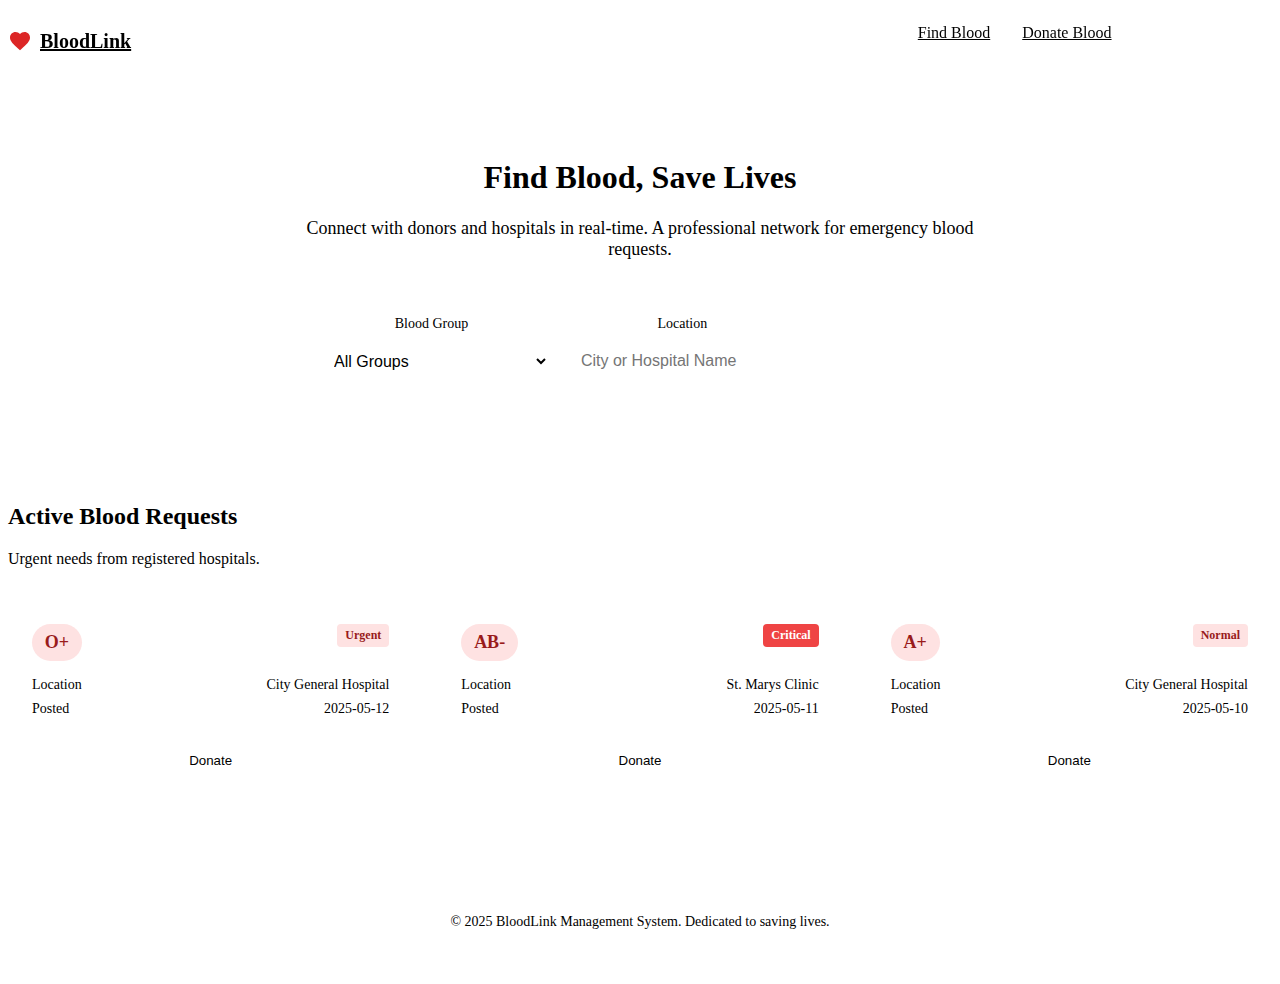
<file: index.html>
<!DOCTYPE html>
<html lang="en">
<head>
    <meta charset="UTF-8">
    <meta name="viewport" content="width=device-width, initial-scale=1.0">
    <title>BloodLink | Connect for Life</title>
    <link rel="stylesheet" href="style.css">
</head>
<body>
    <nav class="navbar">
        <div class="container nav-container">
            <a href="index.html" class="brand">
                <svg width="24" height="24" viewBox="0 0 24 24" fill="none" xmlns="http://www.w3.org/2000/svg">
                    <path
                        d="M12 21.35l-1.45-1.32C5.4 15.36 2 12.28 2 8.5 2 5.42 4.42 3 7.5 3c1.74 0 3.41.81 4.5 2.09C13.09 3.81 14.76 3 16.5 3 19.58 3 22 5.42 22 8.5c0 3.78-3.4 6.86-8.55 11.54L12 21.35z"
                        fill="#dc2626" />
                </svg>
                BloodLink
            </a>
            <div class="nav-links">
                <a href="index.html" class="active">Find Blood</a>
                <a href="donor.html">Donate Blood</a>
                <a href="hospital.html" class="nav-btn">Hospital Login</a>
            </div>
        </div>
    </nav>
    <header class="hero">
        <div class="container hero-content">
            <h1>Find Blood, Save Lives</h1>
            <p class="hero-subtitle">Connect with donors and hospitals in real-time. A professional network for
                emergency blood requests.</p>
            <div class="search-box">
                <div class="form-group">
                    <label for="blood-group">Blood Group</label>
                    <select id="blood-group">
                        <option value="all">All Groups</option>
                        <option value="A+">A+</option>
                        <option value="A-">A-</option>
                        <option value="B+">B+</option>
                        <option value="B-">B-</option>
                        <option value="AB+">AB+</option>
                        <option value="AB-">AB-</option>
                        <option value="O+">O+</option>
                        <option value="O-">O-</option>
                    </select>
                </div>
                <div class="form-group">
                    <label for="location">Location</label>
                    <input type="text" id="location" placeholder="City or Hospital Name">
                </div>
                <button class="btn btn-primary" onclick="searchBlood()">Search Requests</button>
            </div>
        </div>
    </header>
    <main class="container">
        <div class="section-header">
            <h2>Active Blood Requests</h2>
            <p style="color: var(--secondary)">Urgent needs from registered hospitals.</p>
        </div>
        <div id="requests-grid" class="grid">
            <!-- Request cards will be injected here by JS -->
            <div class="card">
                <p style="text-align:center; color: var(--secondary)">Loading active requests...</p>
            </div>
        </div>
    </main>
    <footer>
        <div class="container">
            <p>&copy; 2025 BloodLink Management System. Dedicated to saving lives.</p>
        </div>
    </footer>
    <script src="script.js"></script>
</body>
</html>
</file>
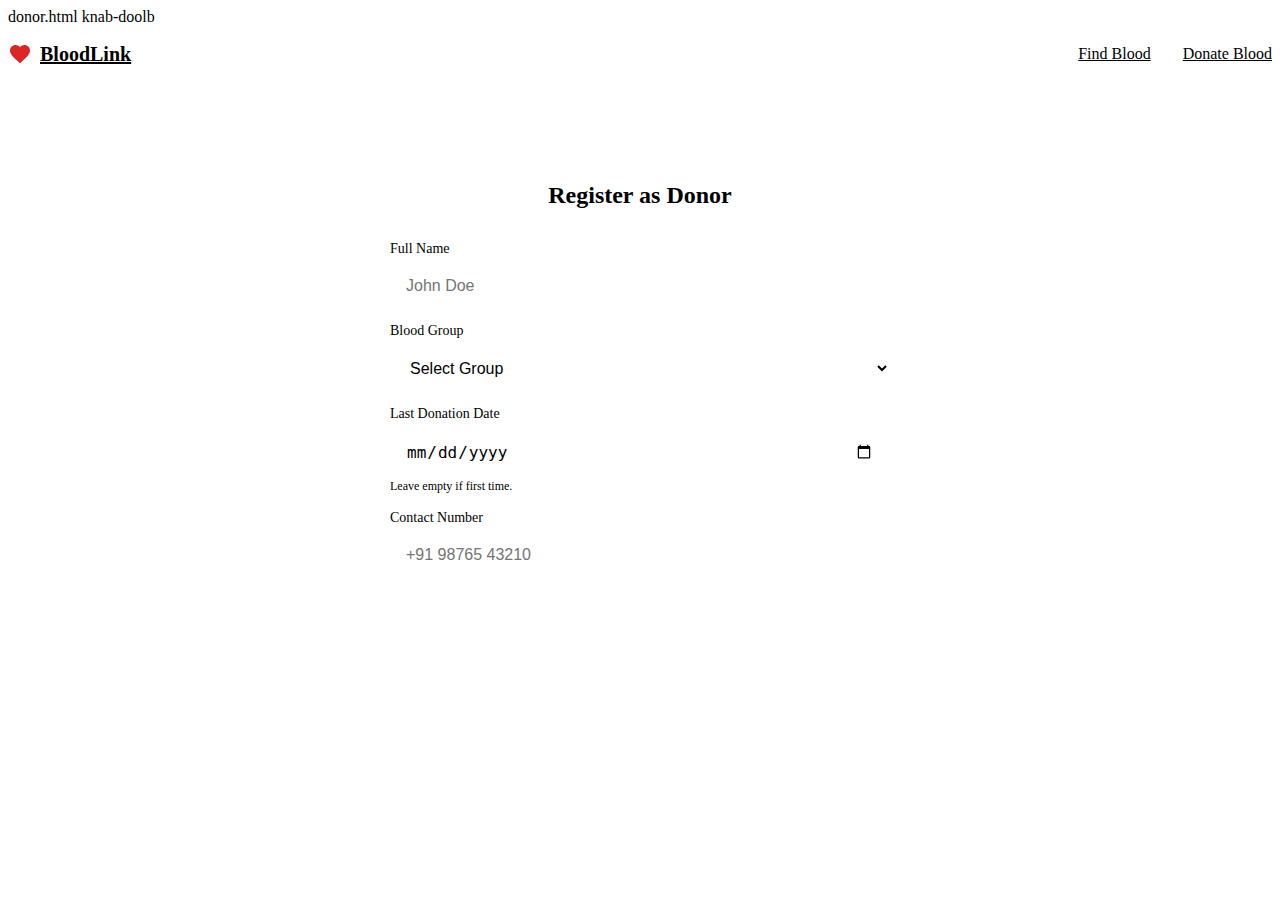
<file: donor.html>
donor.html
knab-doolb


<!DOCTYPE html>
<html lang="en">
<head>
    <meta charset="UTF-8">
    <meta name="viewport" content="width=device-width, initial-scale=1.0">
    <title>Donor Registration | BloodLink</title>
    <link rel="stylesheet" href="style.css">
</head>
<body>
    <nav class="navbar">
        <div class="container nav-container">
            <a href="index.html" class="brand">
                <svg width="24" height="24" viewBox="0 0 24 24" fill="none" xmlns="http://www.w3.org/2000/svg">
                    <path
                        d="M12 21.35l-1.45-1.32C5.4 15.36 2 12.28 2 8.5 2 5.42 4.42 3 7.5 3c1.74 0 3.41.81 4.5 2.09C13.09 3.81 14.76 3 16.5 3 19.58 3 22 5.42 22 8.5c0 3.78-3.4 6.86-8.55 11.54L12 21.35z"
                        fill="#dc2626" />
                </svg>
                BloodLink
            </a>
            <div class="nav-links">
                <a href="index.html">Find Blood</a>
                <a href="donor.html" class="active">Donate Blood</a>
            </div>
        </div>
    </nav>
    <main class="container">
        <div class="auth-container">
            <h2 style="text-align:center; margin-bottom: 2rem;">Register as Donor</h2>
            <div id="eligibility-alert" class="alert alert-error" style="display:none;">
                <strong>Not Eligible:</strong> You have donated blood recently. You must wait 3 months between
                donations.
            </div>
            <div id="success-alert" class="alert alert-success" style="display:none;">
                <strong>Registered!</strong> Thank you for your commitment to save lives.
            </div>
            <form id="donor-form">
                <div class="form-group" style="margin-bottom:1rem">
                    <label>Full Name</label>
                    <input type="text" id="donor-name" required placeholder="John Doe">
                </div>
                <div class="form-group" style="margin-bottom:1rem">
                    <label>Blood Group</label>
                    <select id="donor-bg" required>
                        <option value="">Select Group</option>
                        <option value="A+">A+</option>
                        <option value="A-">A-</option>
                        <option value="B+">B+</option>
                        <option value="B-">B-</option>
                        <option value="AB+">AB+</option>
                        <option value="AB-">AB-</option>
                        <option value="O+">O+</option>
                        <option value="O-">O-</option>
                    </select>
                </div>
                <div class="form-group" style="margin-bottom:1rem">
                    <label>Last Donation Date</label>
                    <input type="date" id="last-donation" required>
                    <p style="font-size:0.75rem; color:var(--secondary); margin-top:0.25rem">Leave empty if first time.
                    </p>
                </div>
                <div class="form-group" style="margin-bottom:1.5rem">
                    <label>Contact Number</label>
                    <input type="tel" required placeholder="+91 98765 43210">
                </div>
                <button type="submit" class="btn btn-primary w-full">Check Eligibility & Register</button>
            </form>
        </div>
    </main>
    <script src="script.js"></script>
    <script>
        document.getElementById('donor-form').addEventListener('submit', (e) => {
            e.preventDefault();
            const dateInput = document.getElementById('last-donation').value;
            const alertBox = document.getElementById('eligibility-alert');
            const successBox = document.getElementById('success-alert');
            alertBox.style.display = 'none';
            successBox.style.display = 'none';
            if (dateInput) {
                const isEligible = checkEligibility(dateInput);
                if (!isEligible) {
                    alertBox.style.display = 'block';
                    window.scrollTo(0, 0);
                    return;
                }
            }
            // If eligible
            successBox.style.display = 'block';
            window.scrollTo(0, 0);
            // In a real app, save to DB here
        });
    </script>
</body>
</html>
</file>
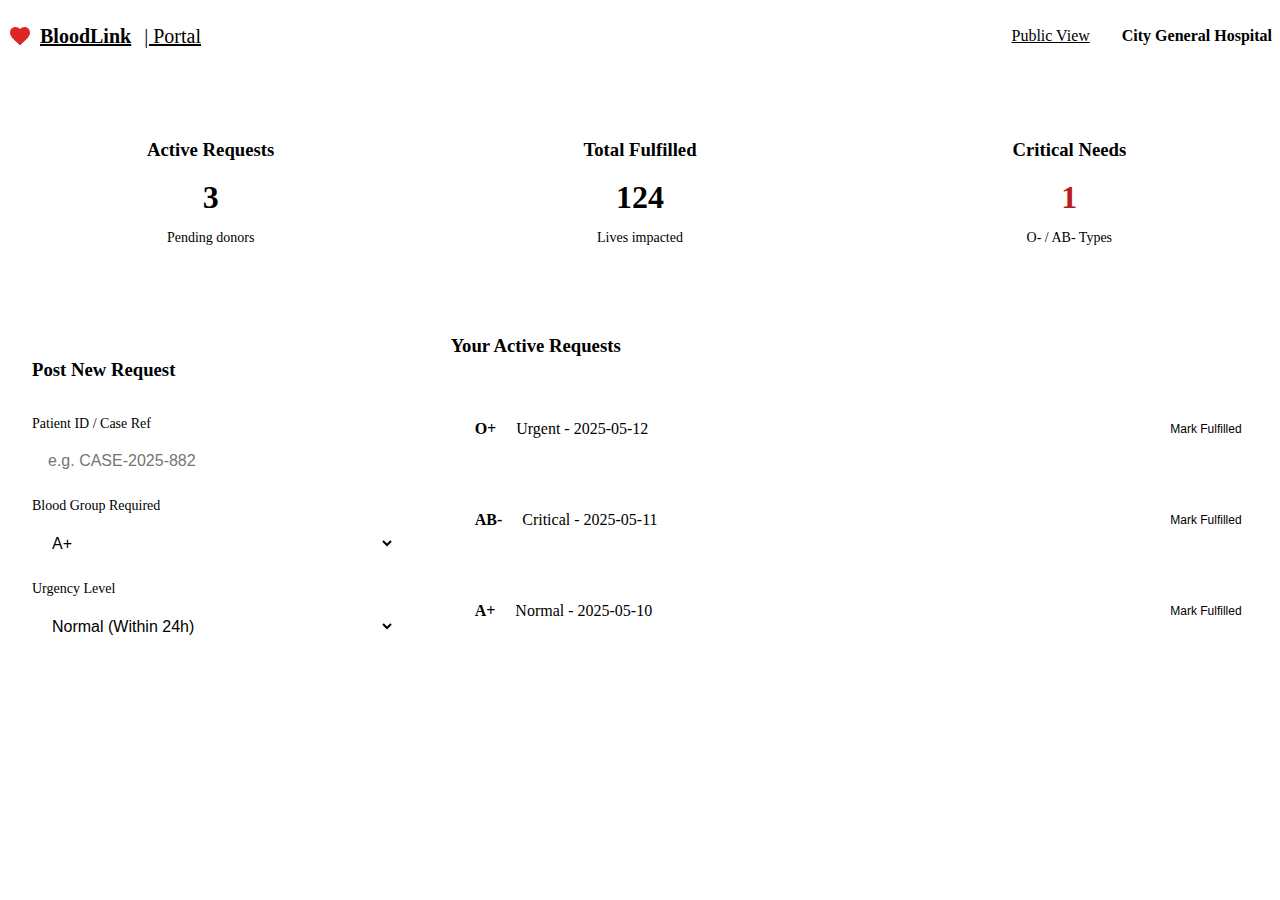
<file: hospital.html>
<!DOCTYPE html>
<html lang="en">
<head>
    <meta charset="UTF-8">
    <meta name="viewport" content="width=device-width, initial-scale=1.0">
    <title>Hospital Dashboard | BloodLink</title>
    <link rel="stylesheet" href="style.css">
</head>
<body>
    <nav class="navbar">
        <div class="container nav-container">
            <a href="index.html" class="brand">
                <svg width="24" height="24" viewBox="0 0 24 24" fill="none" xmlns="http://www.w3.org/2000/svg">
                    <path
                        d="M12 21.35l-1.45-1.32C5.4 15.36 2 12.28 2 8.5 2 5.42 4.42 3 7.5 3c1.74 0 3.41.81 4.5 2.09C13.09 3.81 14.76 3 16.5 3 19.58 3 22 5.42 22 8.5c0 3.78-3.4 6.86-8.55 11.54L12 21.35z"
                        fill="#dc2626" />
                </svg>
                BloodLink <span style="font-weight:400; color:var(--secondary); margin-left:5px">| Portal</span>
            </a>
            <div class="nav-links">
                <a href="index.html">Public View</a>
                <span class="active" style="color:var(--primary); font-weight:600">City General Hospital</span>
            </div>
        </div>
    </nav>
    <main class="container" style="margin-top:2rem">
        <div class="dashboard-stats">
            <div class="stat-card">
                <h3>Active Requests</h3>
                <p class="stat-value" id="stats-active">0</p>
                <p style="font-size:0.875rem; color:var(--secondary)">Pending donors</p>
            </div>
            <div class="stat-card">
                <h3>Total Fulfilled</h3>
                <p class="stat-value" style="color:var(--success)">124</p>
                <p style="font-size:0.875rem; color:var(--secondary)">Lives impacted</p>
            </div>
            <div class="stat-card">
                <h3>Critical Needs</h3>
                <p class="stat-value" style="color:#b91c1c" id="stats-critical">0</p>
                <p style="font-size:0.875rem; color:var(--secondary)">O- / AB- Types</p>
            </div>
        </div>
        <div style="display:grid; grid-template-columns: 1fr 2fr; gap: 2rem">
            <!-- Create Request Form -->
            <div class="card" style="height: fit-content;">
                <div class="card-header">
                    <h3>Post New Request</h3>
                </div>
                <form id="request-form">
                    <div class="form-group" style="margin-bottom:1rem">
                        <label>Patient ID / Case Ref</label>
                        <input type="text" id="patient-id" required placeholder="e.g. CASE-2025-882">
                    </div>
                    <div class="form-group" style="margin-bottom:1rem">
                        <label>Blood Group Required</label>
                        <select id="req-blood-group" required>
                            <option value="A+">A+</option>
                            <option value="A-">A-</option>
                            <option value="B+">B+</option>
                            <option value="B-">B-</option>
                            <option value="AB+">AB+</option>
                            <option value="AB-">AB-</option>
                            <option value="O+">O+</option>
                            <option value="O-">O-</option>
                        </select>
                    </div>
                    <div class="form-group" style="margin-bottom:1rem">
                        <label>Urgency Level</label>
                        <select id="req-urgency">
                            <option value="Normal">Normal (Within 24h)</option>
                            <option value="Urgent">Urgent (Within 4h)</option>
                            <option value="Critical">Critical (Immediate)</option>
                        </select>
                    </div>
                    <button type="submit" class="btn btn-primary w-full">Post Request</button>
                </form>
            </div>
            <!-- Dashboard List -->
            <div>
                <div class="card-header">
                    <h3>Your Active Requests</h3>
                </div>
                <div id="hospital-requests-list">
                    <!-- Injected via JS -->
                    <p style="color:var(--secondary)">No active requests.</p>
                </div>
            </div>
        </div>
    </main>
    <script src="script.js"></script>
    <script>
        // Simple logic for Hospital Dashboard specific view
        document.addEventListener('DOMContentLoaded', () => {
            renderHospitalRequests();
            document.getElementById('request-form').addEventListener('submit', (e) => {
                e.preventDefault();
                const bg = document.getElementById('req-blood-group').value;
                const urgency = document.getElementById('req-urgency').value;
                const location = "City General Hospital"; // Hardcoded for prototype
                const newReq = {
                    id: Date.now(),
                    bloodGroup: bg,
                    location: location,
                    urgency: urgency,
                    date: new Date().toLocaleDateString()
                };
                addRequest(newReq);
                renderHospitalRequests();
                e.target.reset();
                alert('Request Posted Successfully');
            });
        });
    </script>
</body>
</html>
</file>
<file: style.css>
color: inherit;
    transition: color 0.2s;
}
/* Layout */
.container {
    max-width: 1200px;
    margin: 0 auto;
    padding: 0 1.5rem;
}
/* Navigation */
.navbar {
    background: var(--bg-surface);
    border-bottom: 1px solid var(--border);
    padding: 1rem 0;
    position: sticky;
    top: 0;
    z-index: 100;
}
.nav-container {
    display: flex;
    justify-content: space-between;
    align-items: center;
}
.brand {
    font-size: 1.25rem;
    font-weight: 700;
    color: var(--accent);
    display: flex;
    align-items: center;
    gap: 0.5rem;
}
.nav-links {
    display: flex;
    gap: 2rem;
}
.nav-links a {
    color: var(--secondary);
    font-weight: 500;
}
.nav-links a:hover,
.nav-links a.active {
    color: var(--accent);
}
.nav-btn {
    background-color: var(--primary);
    color: white !important;
    padding: 0.5rem 1rem;
    border-radius: 6px;
    transition: background-color 0.2s;
}
.nav-btn:hover {
    background-color: #1e293b;
}
/* Hero Section */
.hero {
    background: white;
    padding: 4rem 0;
    margin-bottom: 2rem;
    border-bottom: 1px solid var(--border);
}
.hero-content {
    text-align: center;
    max-width: 700px;
    margin: 0 auto;
}
.hero-subtitle {
    color: var(--secondary);
    margin: 1rem 0 2rem;
    font-size: 1.125rem;
}
/* Forms & Inputs */
.search-box {
    background: var(--bg-surface);
    padding: 1.5rem;
    border-radius: 8px;
    box-shadow: var(--shadow-md);
    display: flex;
    gap: 1rem;
    max-width: 800px;
    margin: 0 auto;
    flex-wrap: wrap;
    border: 1px solid var(--border);
}
input,
select {
    padding: 0.75rem 1rem;
    border: 1px solid var(--border);
    border-radius: 6px;
    font-size: 1rem;
    width: 100%;
    color: var(--primary);
    background: #fff;
}
.form-group {
    flex: 1;
    min-width: 200px;
}
label {
    display: block;
    margin-bottom: 0.5rem;
    font-weight: 500;
    font-size: 0.875rem;
    color: var(--secondary);
}
/* Buttons */
.btn {
    display: inline-flex;
    justify-content: center;
    align-items: center;
    padding: 0.75rem 1.5rem;
    border-radius: 6px;
    font-weight: 500;
    border: none;
    cursor: pointer;
    transition: all 0.2s;
}
.btn-primary {
    background-color: var(--accent);
    color: white;
}
.btn-primary:hover {
    background-color: var(--accent-hover);
}
.btn-outline {
    background: transparent;
    border: 1px solid var(--border);
    color: var(--primary);
}
.btn-outline:hover {
    border-color: var(--primary);
}
.w-full {
    width: 100%;
}
/* Cards & Grid */
.grid {
    display: grid;
    grid-template-columns: repeat(auto-fill, minmax(300px, 1fr));
    gap: 1.5rem;
    margin: 2rem 0;
}
.card {
    background: var(--bg-surface);
    border: 1px solid var(--border);
    border-radius: 8px;
    padding: 1.5rem;
    box-shadow: var(--shadow-sm);
    transition: transform 0.2s, box-shadow 0.2s;
}
.card:hover {
    transform: translateY(-2px);
    box-shadow: var(--shadow-md);
}
.card-header {
    display: flex;
    justify-content: space-between;
    align-items: start;
    margin-bottom: 1rem;
}
.blood-group-badge {
    background: #fee2e2;
    color: #991b1b;
    font-weight: 700;
    padding: 0.5rem 0.8rem;
    border-radius: 50px;
    font-size: 1.125rem;
    width: fit-content;
}
.info-row {
    display: flex;
    justify-content: space-between;
    margin-bottom: 0.5rem;
    font-size: 0.875rem;
    color: var(--secondary);
}
.info-value {
    color: var(--primary);
    font-weight: 500;
}
/* Dashboard Styles */
.dashboard-stats {
    display: grid;
    grid-template-columns: repeat(auto-fit, minmax(200px, 1fr));
    gap: 1.5rem;
    margin-bottom: 2rem;
}
.stat-card {
    background: white;
    padding: 1.5rem;
    border-radius: 8px;
    border: 1px solid var(--border);
    text-align: center;
}
.stat-value {
    font-size: 2rem;
    font-weight: 700;
    color: var(--accent);
    margin: 0.5rem 0;
}
/* Form Container */
.auth-container {
    max-width: 500px;
    margin: 3rem auto;
    background: white;
    padding: 2rem;
    border-radius: 8px;
    border: 1px solid var(--border);
    box-shadow: var(--shadow-md);
}
/* Alerts */
.alert {
    padding: 1rem;
    border-radius: 6px;
    margin-bottom: 1.5rem;
    border: 1px solid transparent;
}
.alert-error {
    background: #fef2f2;
    color: #991b1b;
    border-color: #fecaca;
}
.alert-success {
    background: #ecfdf5;
    color: #065f46;
    border-color: #a7f3d0;
}
/* Footer */
footer {
    border-top: 1px solid var(--border);
    padding: 2rem 0;
    margin-top: 4rem;
    background: white;
    color: var(--secondary);
    text-align: center;
    font-size: 0.875rem;
}
@media (max-width: 768px) {
    .search-box {
        flex-direction: column;
    }
    .nav-links {
        display: none;
        /* Simplify for mobile, or add hamburger later */
    }
}
</file>
